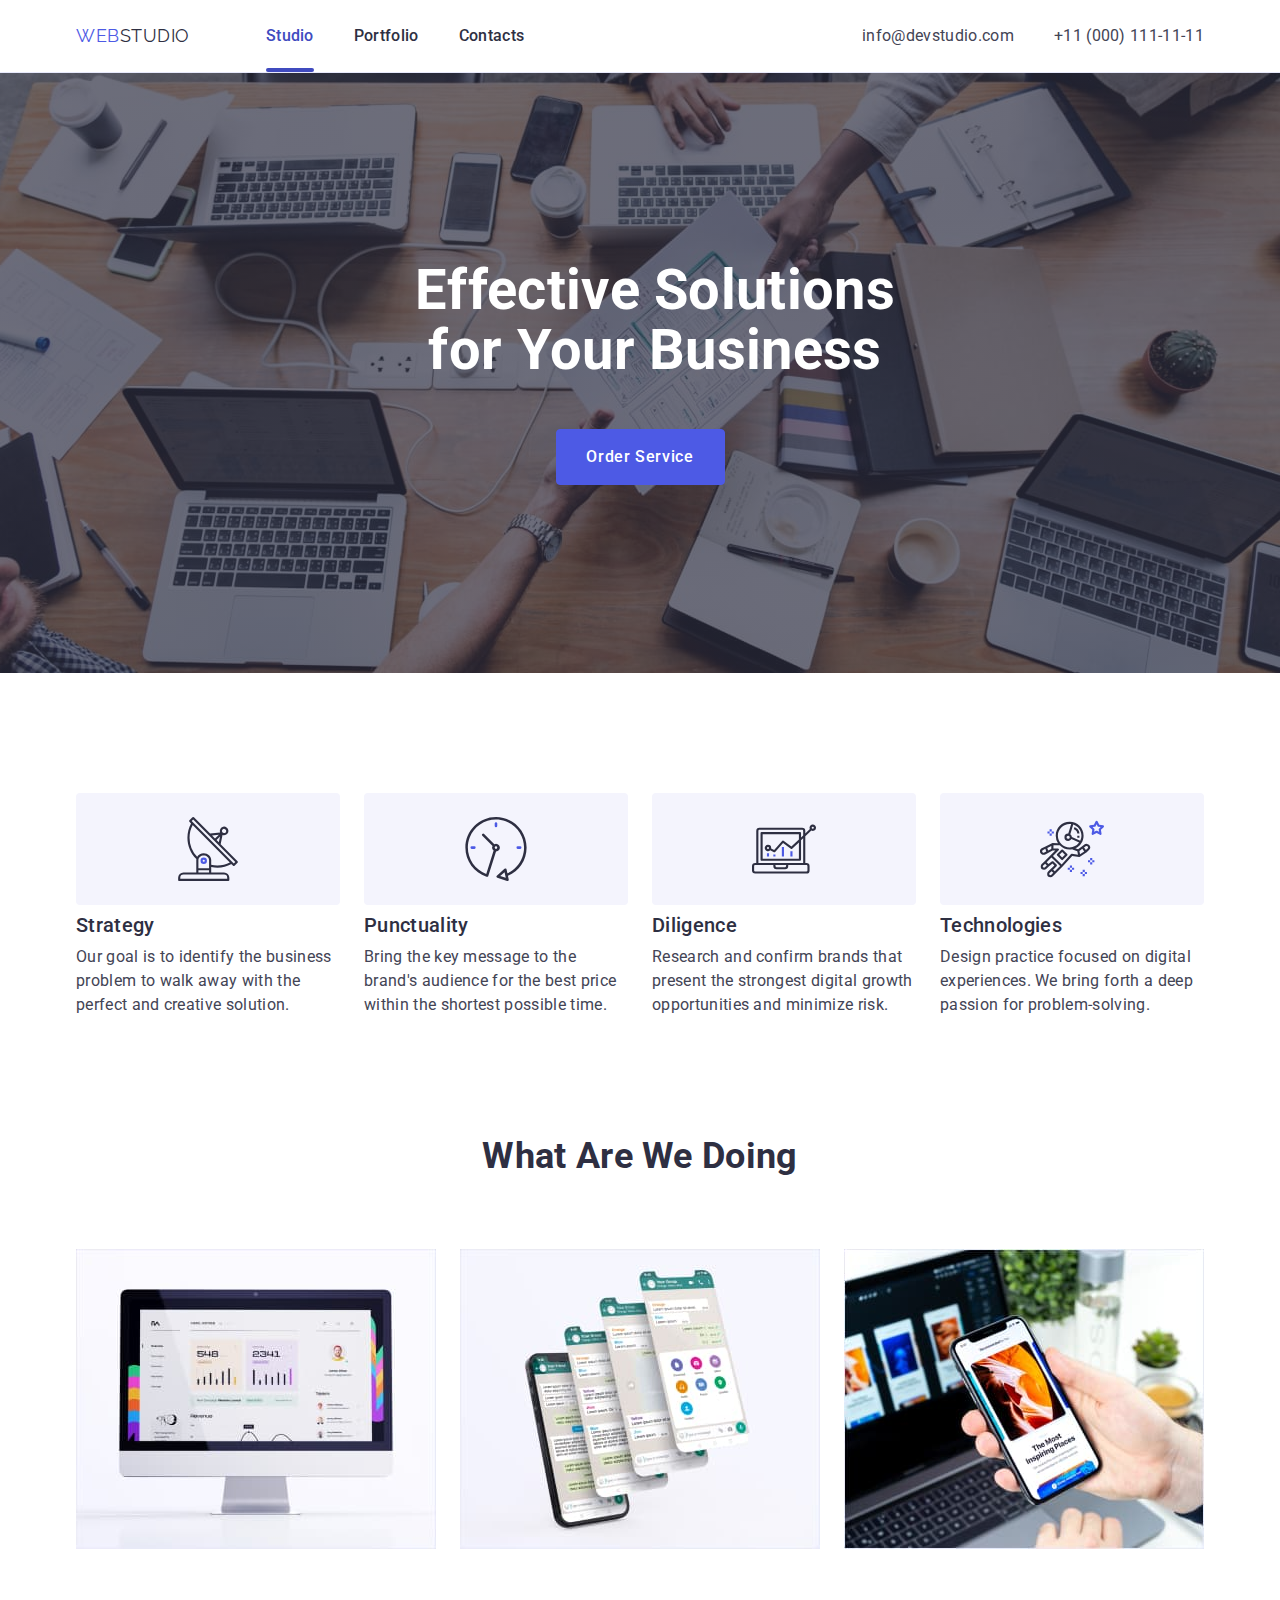
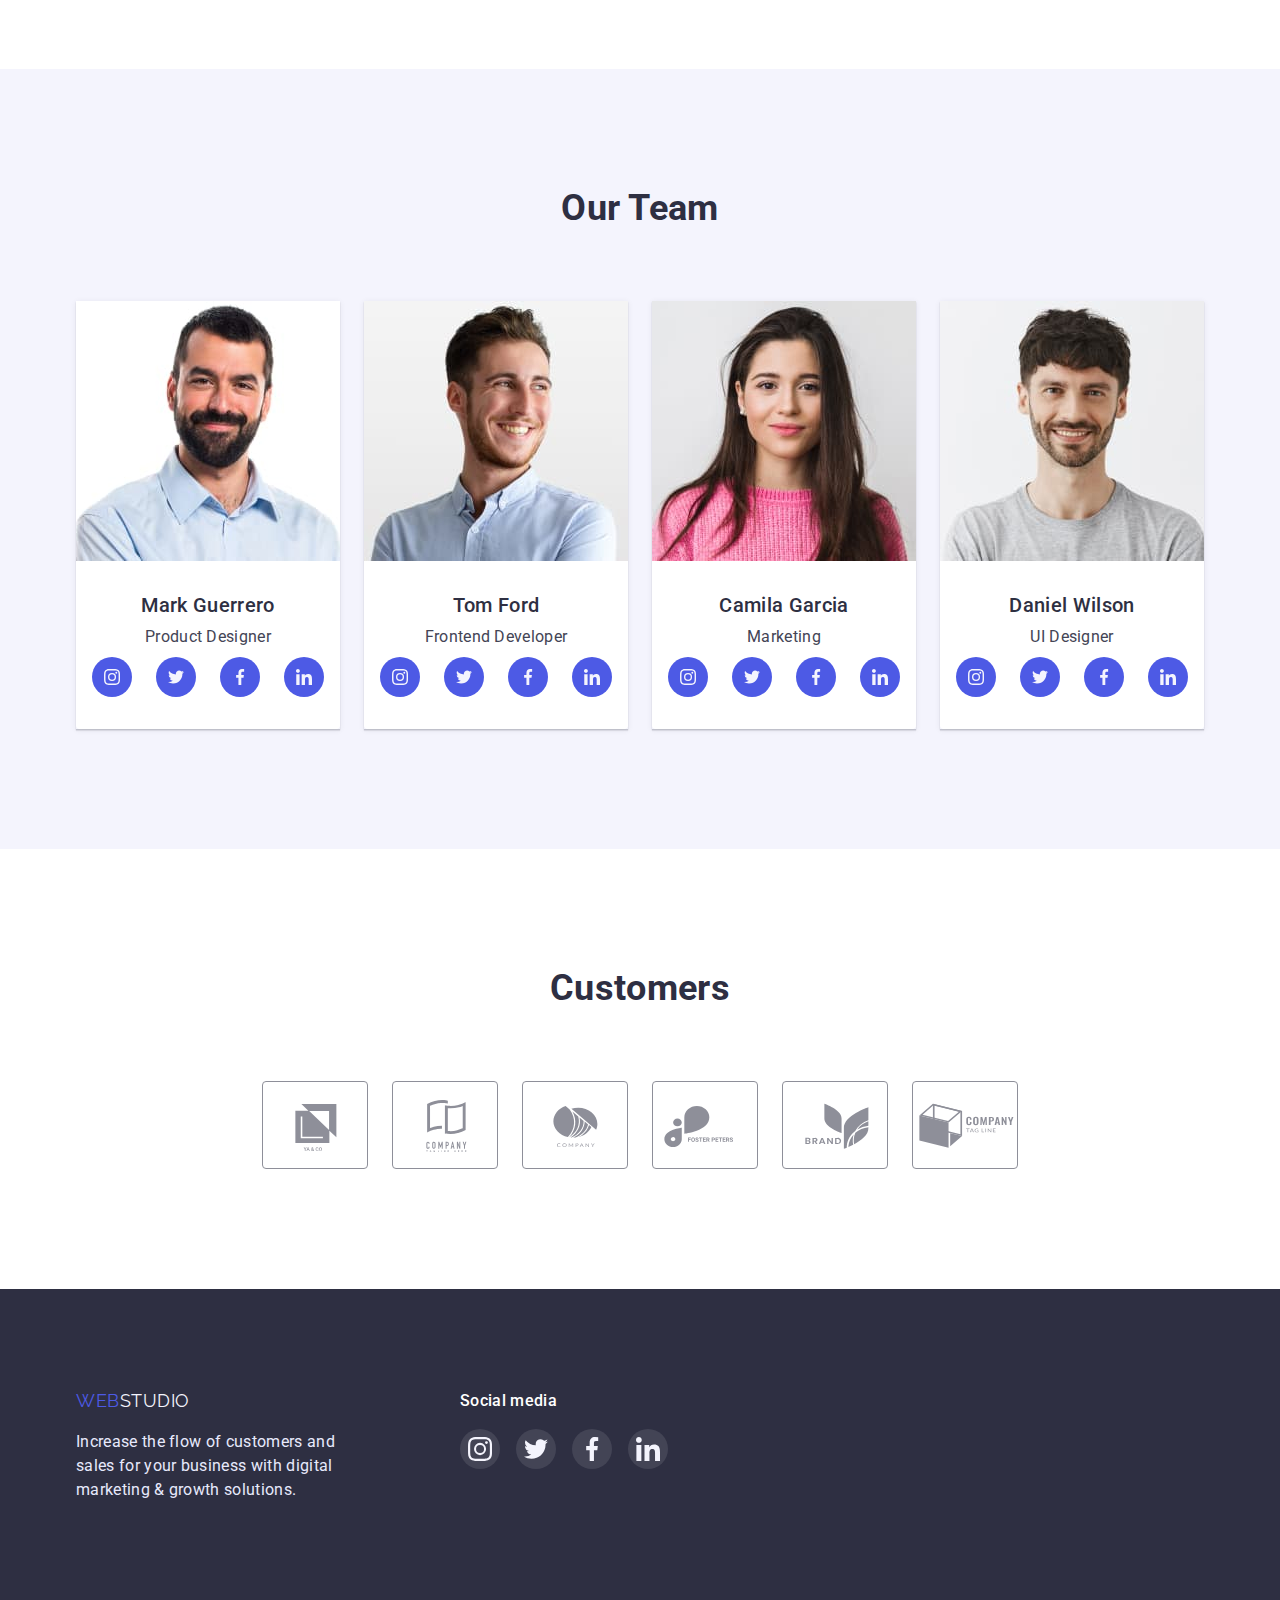
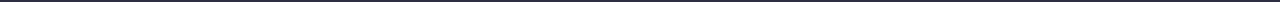
<file: index.html>
<!DOCTYPE html>
<html lang="en">

<head>
    <meta charset="UTF-8" />
    <meta http-equiv="X-UA-Compatible" content="IE=edge" />
    <meta name="viewport" content="width=device-width, initial-scale=1.0" />
    <title>WebStudio</title>
    <link rel="preconnect" href="https://fonts.googleapis.com" />
    <link rel="preconnect" href="https://fonts.gstatic.com" crossorigin />
    <link href="https://fonts.googleapis.com/css2?family=Raleway:wght@800&family=Roboto:wght@400;500;700&display=swap"
        rel="stylesheet" />
    <link rel="stylesheet"
        href="https://cdnjs.cloudflare.com/ajax/libs/modern-normalize/1.1.0/modern-normalize.min.css">
    <link rel="stylesheet" href="./css/styles.css" />
</head>

<body>

    <!-- Header -->
    <header class="page-header">
        <div class="container header-container">
            <nav class="header-navigation">
                <a href="./index.html" class="header-logo link logo">
                    <span>Web</span>Studio
                </a>
                <ul class="site-navigation list">
                    <li class="header-item">
                        <a class="header-link link current" href="./index.html">Studio</a>
                    </li>
                    <li class="header-item">
                        <a class="header-link link " href="./portfolio.html">
                            Portfolio
                        </a>
                    </li>
                    <li class="header-item">
                        <a class="header-link link" href="">Contacts</a>
                    </li>
                </ul>
            </nav>
            <div class="contacts-address">
                <address class="contacts">
                    <ul class="contacts-navigation list">
                        <li>
                            <a class="mail-link link" href="mailto:info@devstudio.com">
                                info@devstudio.com
                            </a>
                        </li>
                        <li>
                            <a class="tel-link link" href="tel:+110001111111">
                                +11 (000) 111-11-11
                            </a>
                        </li>
                    </ul>
                </address>
            </div>
        </div>
    </header>

    <!-- Main -->
    <main>
        <section class="hero">
            <div class="hero-background">
                <div class="container">
                    <h1 class="hero-title">Effective Solutions for Your Business</h1>
                    <button data-modal-open class="hero-button button" type="button">Order Service</button>
                </div>
            </div>
        </section>
        <section class="section">
            <div class="container">
                <h2 class="section-title visually-hidden">Feature</h2>
                <ul class="feature-list list">
                    <li class="feature-item">
                        <div class="thumb-icon">
                            <svg class="feature-icon" width="64" height="64">
                                <use href="./images/icons.svg#icon-antenna"></use>
                            </svg>
                        </div>
                        <h3 class="title">Strategy</h3>
                        <p class="text">
                            Our goal is to identify the business problem to walk away with the
                            perfect and creative solution.
                        </p>
                    </li>
                    <li class="feature-item">
                        <div class="thumb-icon">
                            <svg class="feature-icon" width="64" height="64">
                                <use href="./images/icons.svg#icon-clock"></use>
                            </svg>
                        </div>
                        <h3 class="title">Punctuality</h3>
                        <p class="text">
                            Bring the key message to the brand's audience for the best price
                            within the shortest possible time.
                        </p>
                    </li>
                    <li class="feature-item icon-diagram">
                        <div class="thumb-icon">
                            <svg class="feature-icon" width="64" height="64">
                                <use href="./images/icons.svg#icon-diagram"></use>
                            </svg>
                        </div>
                        <h3 class="title">Diligence</h3>
                        <p class="text">
                            Research and confirm brands that present the strongest digital
                            growth opportunities and minimize risk.
                        </p>
                    </li>
                    <li class="feature-item icon-astronaut">
                        <div class="thumb-icon">
                            <svg class="feature-icon" width="64" height="64">
                                <use href="./images/icons.svg#icon-astronaut"></use>
                            </svg>
                        </div>
                        <h3 class="title">Technologies</h3>
                        <p class="text">
                            Design practice focused on digital experiences. We bring forth a
                            deep passion for problem-solving.
                        </p>
                    </li>
                </ul>
            </div>
        </section>

        <section class="section no-padding">
            <div class="container">
                <h2 class="section-title">What are we doing</h2>
                <ul class="work-list list">
                    <li class="work-item">
                        <img class="pic" src="./images/computer.jpg" alt="computer" width="360" height="300" />
                    </li>
                    <li class="work-item">
                        <img class="pic" src="./images/phone.jpg" alt="phone" width="360" height="300" />
                    </li>
                    <li class="work-item">
                        <img class="pic" src="./images/laptop.jpg" alt="laptop" width="360" height="300" />
                    </li>
                </ul>
            </div>
        </section>

        <section class="section section-team">
            <div class="container">
                <h2 class="section-title">Our Team</h2>
                <ul class="team-list list">
                    <li class="team-item">
                        <img class="pic" src="./images/product-designer.jpg" alt="photo-product-designer" width="264"
                            height="260" />
                        <div class="content">
                            <h3 class="title">Mark Guerrero</h3>
                            <p class="text">Product Designer</p>
                            <ul class="team-soc-list list">
                                <li class="team-soc-item"><a href="" class="team-soc-link link">
                                        <svg class="team-soc-icon" width="16" height="16">
                                            <use href="./images/icons.svg#icon-instagram">
                                            </use>
                                        </svg>
                                    </a></li>
                                <li class="team-soc-item"><a href="" class="team-soc-link link">
                                        <svg class="team-soc-icon" width="16" height="16">
                                            <use href="./images/icons.svg#icon-twitter">
                                            </use>
                                        </svg>
                                    </a></li>
                                <li class="team-soc-item"><a href="" class="team-soc-link link">
                                        <svg class="team-soc-icon" width="16" height="16">
                                            <use href="./images/icons.svg#icon-facebook">
                                            </use>
                                        </svg>
                                    </a></li>
                                <li class="team-soc-item"><a href="" class="team-soc-link link">
                                        <svg class="team-soc-icon" width="16" height="16">
                                            <use href="./images/icons.svg#icon-linkedin">
                                            </use>
                                        </svg>
                                    </a></li>
                            </ul>
                        </div>
                    </li>
                    <li class="team-item">
                        <img class="pic" src="./images/frontend-developer.jpg" alt="photo-frontend-developer"
                            width="264" height="260" />
                        <div class="content">
                            <h3 class="title">Tom Ford</h3>
                            <p class="text">Frontend Developer</p>
                            <ul class="team-soc-list list">
                                <li class="team-soc-item"><a href="" class="team-soc-link link">
                                        <svg class="team-soc-icon" width="16" height="16">
                                            <use href="./images/icons.svg#icon-instagram">
                                            </use>
                                        </svg>
                                    </a></li>
                                <li class="team-soc-item"><a href="" class="team-soc-link link">
                                        <svg class="team-soc-icon" width="16" height="16">
                                            <use href="./images/icons.svg#icon-twitter">
                                            </use>
                                        </svg>
                                    </a></li>
                                <li class="team-soc-item"><a href="" class="team-soc-link link">
                                        <svg class="team-soc-icon" width="16" height="16">
                                            <use href="./images/icons.svg#icon-facebook">
                                            </use>
                                        </svg>
                                    </a></li>
                                <li class="team-soc-item"><a href="" class="team-soc-link link">
                                        <svg class="team-soc-icon" width="16" height="16">
                                            <use href="./images/icons.svg#icon-linkedin">
                                            </use>
                                        </svg>
                                    </a></li>
                            </ul>
                        </div>
                    </li>
                    <li class="team-item">
                        <img class="pic" src="./images/marketing.jpg" alt="photo-marketing" width="264" height="260" />
                        <div class="content">
                            <h3 class="title">Camila Garcia</h3>
                            <p class="text">Marketing</p>
                            <ul class="team-soc-list list">
                                <li class="team-soc-item"><a href="" class="team-soc-link link">
                                        <svg class="team-soc-icon" width="16" height="16">
                                            <use href="./images/icons.svg#icon-instagram">
                                            </use>
                                        </svg>
                                    </a></li>
                                <li class="team-soc-item"><a href="" class="team-soc-link link">
                                        <svg class="team-soc-icon" width="16" height="16">
                                            <use href="./images/icons.svg#icon-twitter">
                                            </use>
                                        </svg>
                                    </a></li>
                                <li class="team-soc-item"><a href="" class="team-soc-link link">
                                        <svg class="team-soc-icon" width="16" height="16">
                                            <use href="./images/icons.svg#icon-facebook">
                                            </use>
                                        </svg>
                                    </a></li>
                                <li class="team-soc-item"><a href="" class="team-soc-link link">
                                        <svg class="team-soc-icon" width="16" height="16">
                                            <use href="./images/icons.svg#icon-linkedin">
                                            </use>
                                        </svg>
                                    </a></li>
                            </ul>
                        </div>
                    </li>
                    <li class="team-item">
                        <img class="pic" src="./images/ui-designer.jpg" alt="photo-ui-designer" width="264"
                            height="260" />
                        <div class="content">
                            <h3 class="title">Daniel Wilson</h3>
                            <p class="text">UI Designer</p>
                            <ul class="team-soc-list list">
                                <li class="team-soc-item"><a href="" class="team-soc-link link">
                                        <svg class="team-soc-icon" width="16" height="16">
                                            <use href="./images/icons.svg#icon-instagram">
                                            </use>
                                        </svg>
                                    </a></li>
                                <li class="team-soc-item"><a href="" class="team-soc-link link">
                                        <svg class="team-soc-icon" width="16" height="16">
                                            <use href="./images/icons.svg#icon-twitter">
                                            </use>
                                        </svg>
                                    </a></li>
                                <li class="team-soc-item"><a href="" class="team-soc-link link">
                                        <svg class="team-soc-icon" width="16" height="16">
                                            <use href="./images/icons.svg#icon-facebook">
                                            </use>
                                        </svg>
                                    </a></li>
                                <li class="team-soc-item"><a href="" class="team-soc-link link">
                                        <svg class="team-soc-icon" width="16" height="16">
                                            <use href="./images/icons.svg#icon-linkedin">
                                            </use>
                                        </svg>
                                    </a></li>
                            </ul>
                        </div>

                    </li>
                </ul>
            </div>
        </section>
        <section class="section">
            <div class="container">
                <h2 class="section-title">Customers</h2>
                <ul class="customers-list list">
                    <li class="customers-item">
                        <a href="" class="customers-link link">
                            <svg class="customers-icon" width="104" height="56">
                                <use href="./images/icons.svg#icon-logo-ya-co"></use>
                            </svg>
                        </a>
                    </li>
                    <li class=" customers-item">
                        <a href="" class="customers-link link">
                            <svg class="customers-icon" width="104" height="56">
                                <use href="./images/icons.svg#icon-logo-company-1"></use>
                            </svg>
                        </a>
                    </li>
                    <li class="customers-item">
                        <a href="" class="customers-link link">
                            <svg class="customers-icon" width="104" height="56">
                                <use href="./images/icons.svg#icon-logo-company-2"></use>
                            </svg>
                        </a>
                    </li>
                    <li class="customers-item">
                        <a href="" class="customers-link link">
                            <svg class="customers-icon" width="104" height="56">
                                <use href="./images/icons.svg#icon-logo-foster-peters"></use>
                            </svg>
                        </a>
                    </li>
                    <li class="customers-item">
                        <a href="" class="customers-link link">
                            <svg class="customers-icon" width="104" height="56">
                                <use href="./images/icons.svg#icon-logo-brand"></use>
                            </svg>
                        </a>
                    </li>
                    <li class="customers-item">
                        <a href="" class="customers-link link">
                            <svg class="customers-icon" width="104" height="56">
                                <use href="./images/icons.svg#icon-logo-tag-line"></use>
                            </svg>
                        </a>
                    </li>
                </ul>
            </div>
        </section>
    </main>

    <!-- Footer -->
    <footer class="footer">
        <div class="container">
            <ul class="footer-list list">
                <li class="footer-item">
                    <a href="./index.html" class="footer-logo link logo">
                        <span>Web</span>Studio
                    </a>
                    <p class="footer-text">
                        Increase the flow of customers and sales for your business with digital
                        marketing & growth solutions.
                    </p>
                </li>

                <li class="footer-item">
                    <h3 class="footer-title">Social media</h3>
                    <ul class="footer-soc-list list">
                        <li class="footer-soc-item"><a href="" class="footer-soc-link link">
                                <svg class="footer-soc-icon" width="24" height="24">
                                    <use href="./images/icons.svg#icon-instagram">
                                    </use>
                                </svg>
                            </a></li>
                        <li class="footer-soc-item"><a href="" class="footer-soc-link link">
                                <svg class="footer-soc-icon" width="24" height="24">
                                    <use href="./images/icons.svg#icon-twitter">
                                    </use>
                                </svg>
                            </a></li>
                        <li class="footer-soc-item"><a href="" class="footer-soc-link link">
                                <svg class="footer-soc-icon" width="24" height="24">
                                    <use href="./images/icons.svg#icon-facebook">
                                    </use>
                                </svg>
                            </a></li>
                        <li class="footer-soc-item"><a href="" class="footer-soc-link link">
                                <svg class="footer-soc-icon" width="24" height="24">
                                    <use href="./images/icons.svg#icon-linkedin">
                                    </use>
                                </svg>
                            </a></li>
                    </ul>


                </li>
            </ul>

        </div>
    </footer>
    <div data-modal class="backdrop is-hidden">
        <div class="modal">
            <button data-modal-close class="modal-button" type="button">
                <svg width="24" height="24">
                    <use href="./images/icons.svg#icon-close">
                    </use>
                </svg>
            </button>

        </div>

    </div>
    <script src="./js/modal.js"></script>
</body>

</html>
</file>
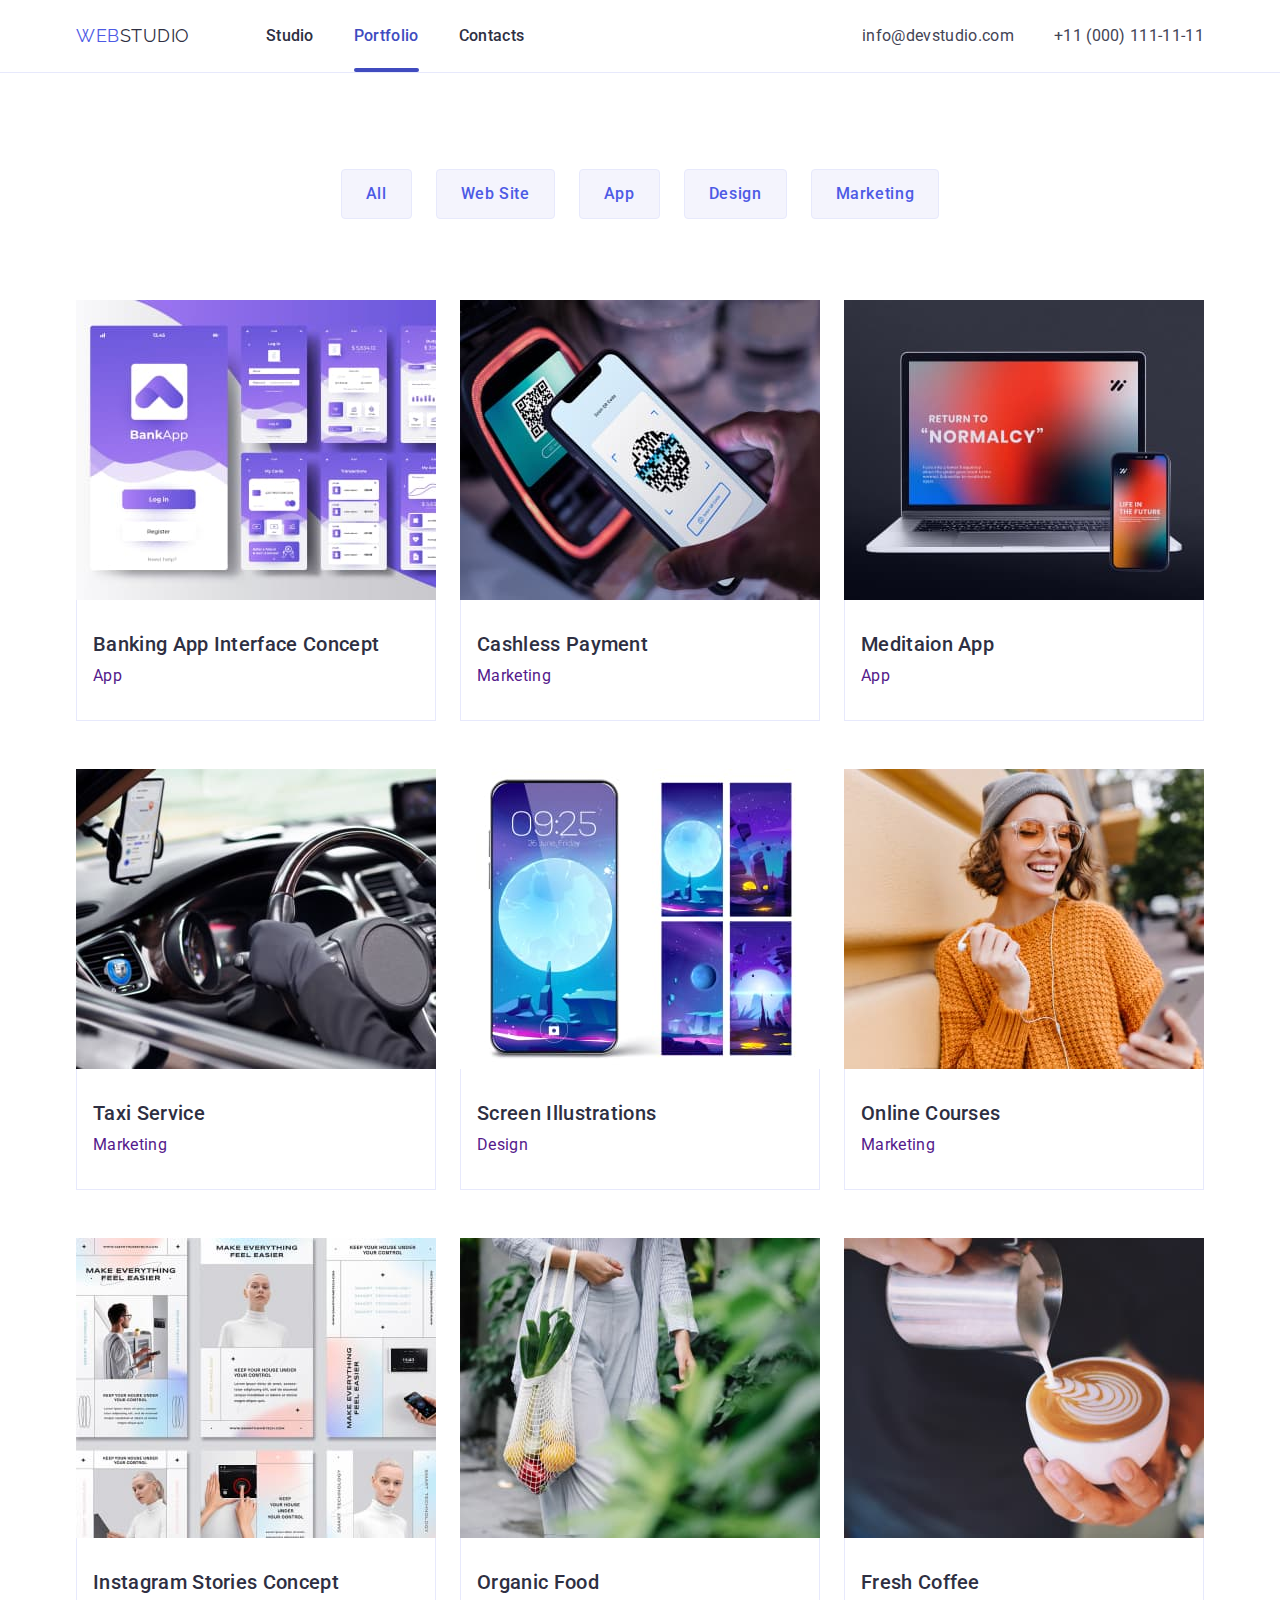
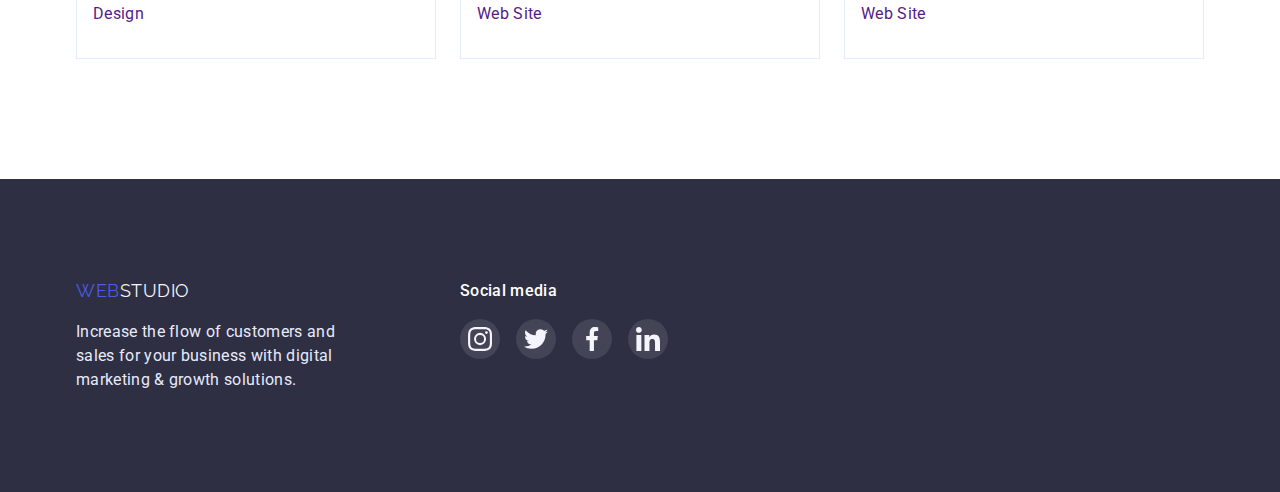
<file: portfolio.html>
<!DOCTYPE html>
<html lang="en">

<head>
    <meta charset="UTF-8" />
    <meta http-equiv="X-UA-Compatible" content="IE=edge" />
    <meta name="viewport" content="width=device-width, initial-scale=1.0" />
    <title>WebStudio</title>
    <link rel="preconnect" href="https://fonts.googleapis.com" />
    <link rel="preconnect" href="https://fonts.gstatic.com" crossorigin />
    <link href="https://fonts.googleapis.com/css2?family=Raleway:wght@800&family=Roboto:wght@400;500;700&display=swap"
        rel="stylesheet" />
    <link rel="stylesheet"
        href="https://cdnjs.cloudflare.com/ajax/libs/modern-normalize/1.1.0/modern-normalize.min.css">
    <link rel="stylesheet" href="./css/styles.css" />
</head>

<body>

    <!-- Header -->
    <header class="page-header">
        <div class="container header-container">
            <nav class="header-navigation">
                <a href="./index.html" class="header-logo link logo">
                    <span>Web</span>Studio
                </a>
                <ul class="site-navigation list">
                    <li class="header-item">
                        <a class="header-link link" href="./index.html">Studio</a>
                    </li>
                    <li class="header-item">
                        <a class="header-link link current" href="./portfolio.html">
                            Portfolio
                        </a>
                    </li>
                    <li class="header-item">
                        <a class="header-link link" href="">Contacts</a>
                    </li>
                </ul>
            </nav>
            <div class="contacts-address">
                <address class="contacts">
                    <ul class="contacts-navigation list">
                        <li>
                            <a class="mail-link link" href="mailto:info@devstudio.com">
                                info@devstudio.com
                            </a>
                        </li>
                        <li>
                            <a class="tel-link link" href="tel:+110001111111">
                                +11 (000) 111-11-11
                            </a>
                        </li>
                    </ul>
                </address>
            </div>
        </div>
    </header>

    <!-- Main -->
    <main>
        <section class="section-portfolio">
            <div class="container">
                <h2 class="section-title visually-hidden">Project-cards</h2>
                <div class="filter-container">
                    <ul class="filter-list list">
                        <li class="filter-item">
                            <button class="button-filter button" type="button">All</button>
                        </li>
                        <li class="filter-item">
                            <button class="button-filter button" type="button">Web Site</button>
                        </li>
                        <li class="filter-item">
                            <button class="button-filter button" type="button">App</button>
                        </li>
                        <li class="filter-item">
                            <button class="button-filter button" type="button">Design</button>
                        </li>
                        <li class="filter-item">
                            <button class="button-filter button" type="button">
                                Marketing
                            </button>
                        </li>
                    </ul>
                </div>
                <div class="project-card-container">
                    <ul class="project-card-list list">
                        <li class="project-card-item">
                            <a href="" class="project-card-link link">
                                <div class="project-card-thumb">
                                    <p class="text">14 Stylish and User-Friendly App Design Concepts · Task Manager App
                                        ·
                                        Calorie Tracker
                                        App · Exotic Fruit Ecommerce App ·
                                        Cloud Storage App</p>
                                    <img class="pic" src="./images/banking-app.jpg" alt="Banking App" width="360"
                                        height="300" />
                                </div>
                                <div class="content">
                                    <h3 class="title">Banking App Interface Concept</h3>
                                    <p class="text">App</p>
                                </div>
                            </a>
                        </li>
                        <li class="project-card-item">
                            <a href="" class="project-card-link link">
                                <div class="project-card-thumb">
                                    <p class="text">14 Stylish and User-Friendly App Design Concepts · Task Manager App
                                        ·
                                        Calorie Tracker
                                        App · Exotic Fruit Ecommerce App ·
                                        Cloud Storage App</p>
                                    <img class="pic" src="./images/cashless-payment.jpg" alt="Cashless Payment"
                                        width="360" height="300" />
                                </div>
                                <div class="content">
                                    <h3 class="title">Cashless Payment</h3>
                                    <p class="text">Marketing</p>
                                </div>
                            </a>
                        </li>
                        <li class="project-card-item">
                            <a href="" class="project-card-link link">
                                <div class="project-card-thumb">
                                    <p class="text">14 Stylish and User-Friendly App Design Concepts · Task Manager App
                                        ·
                                        Calorie Tracker
                                        App · Exotic Fruit Ecommerce App ·
                                        Cloud Storage App</p>
                                    <img class="pic" src="./images/meditaion-app.jpg" alt="Meditaion App" width="360"
                                        height="300" />
                                </div>
                                <div class="content">
                                    <h3 class="title">Meditaion App</h3>
                                    <p class="text">App</p>
                                </div>
                            </a>
                        </li>
                        <li class="project-card-item">
                            <a href="" class="project-card-link link">
                                <div class="project-card-thumb">
                                    <p class="text">14 Stylish and User-Friendly App Design Concepts · Task Manager App
                                        ·
                                        Calorie Tracker
                                        App · Exotic Fruit Ecommerce App ·
                                        Cloud Storage App</p>
                                    <img class="pic" src="./images/taxi-service.jpg" alt="Taxi Service" width="360"
                                        height="300" />
                                </div>
                                <div class="content">
                                    <h3 class="title">Taxi Service</h3>
                                    <p class="text">Marketing</p>
                                </div>
                            </a>
                        </li>
                        <li class="project-card-item">
                            <a href="" class="project-card-link link">
                                <div class="project-card-thumb">
                                    <p class="text">14 Stylish and User-Friendly App Design Concepts · Task Manager App
                                        ·
                                        Calorie Tracker
                                        App · Exotic Fruit Ecommerce App ·
                                        Cloud Storage App</p>
                                    <img class="pic" src="./images/screen-illustrations.jpg" alt="Screen Illustrations"
                                        width="360" height="300" />
                                </div>
                                <div class="content">
                                    <h3 class="title">Screen Illustrations</h3>
                                    <p class="text">Design</p>
                                </div>
                            </a>
                        </li>
                        <li class="project-card-item">
                            <a href="" class="project-card-link link">
                                <div class="project-card-thumb">
                                    <p class="text">14 Stylish and User-Friendly App Design Concepts · Task Manager App
                                        ·
                                        Calorie Tracker
                                        App · Exotic Fruit Ecommerce App ·
                                        Cloud Storage App</p>
                                    <img class="pic" src="./images/online-courses.jpg" alt="Online Courses" width="360"
                                        height="300" />
                                </div>
                                <div class="content">
                                    <h3 class="title">Online Courses</h3>
                                    <p class="text">Marketing</p>
                                </div>
                            </a>
                        </li>
                        <li class="project-card-item">
                            <a href="" class="project-card-link link">
                                <div class="project-card-thumb">
                                    <p class="text">14 Stylish and User-Friendly App Design Concepts · Task Manager App
                                        ·
                                        Calorie Tracker
                                        App · Exotic Fruit Ecommerce App ·
                                        Cloud Storage App</p>
                                    <img class="pic" src="./images/instagram-stories.jpg" alt="Instagram Stories"
                                        width="360" height="300" />
                                </div>
                                <div class="content">
                                    <h3 class="title">Instagram Stories Concept</h3>
                                    <p class="text">Design</p>
                                </div>
                            </a>
                        </li>
                        <li class="project-card-item">
                            <a href="" class="project-card-link link">
                                <div class="project-card-thumb">
                                    <p class="text">14 Stylish and User-Friendly App Design Concepts · Task Manager App
                                        ·
                                        Calorie Tracker
                                        App · Exotic Fruit Ecommerce App ·
                                        Cloud Storage App</p>
                                    <img class="pic" src="./images/organic-food.jpg" alt="Organic Food" width="360"
                                        height="300" />
                                </div>
                                <div class="content">
                                    <h3 class="title">Organic Food</h3>
                                    <p class="text">Web Site</p>
                                </div>
                            </a>
                        </li>
                        <li class="project-card-item">
                            <a href="" class="project-card-link link">
                                <div class="project-card-thumb">
                                    <p class="text">14 Stylish and User-Friendly App Design Concepts · Task Manager App
                                        ·
                                        Calorie Tracker
                                        App · Exotic Fruit Ecommerce App ·
                                        Cloud Storage App</p>
                                    <img class="pic" src="./images/fresh-coffee.jpg" alt="Fresh Coffee" width="360"
                                        height="300" />
                                </div>
                                <div class="content">
                                    <h3 class="title">Fresh Coffee</h3>
                                    <p class="text">Web Site</p>
                                </div>
                            </a>
                        </li>
                    </ul>
                </div>
            </div>
        </section>
    </main>

    <!-- Footer -->
    <footer class="footer">
        <div class="container">
            <ul class="footer-list list">
                <li class="footer-item">
                    <a href="./index.html" class="footer-logo link logo">
                        <span>Web</span>Studio
                    </a>
                    <p class="footer-text">
                        Increase the flow of customers and sales for your business with digital
                        marketing & growth solutions.
                    </p>
                </li>

                <li class="footer-item">
                    <h3 class="footer-title">Social media</h3>
                    <ul class="footer-soc-list list">
                        <li class="footer-soc-item"><a href="" class="footer-soc-link link">
                                <svg class="footer-soc-icon" width="24" height="24">
                                    <use href="./images/icons.svg#icon-instagram">
                                    </use>
                                </svg>
                            </a></li>
                        <li class="footer-soc-item"><a href="" class="footer-soc-link link">
                                <svg class="footer-soc-icon" width="24" height="24">
                                    <use href="./images/icons.svg#icon-twitter">
                                    </use>
                                </svg>
                            </a></li>
                        <li class="footer-soc-item"><a href="" class="footer-soc-link link">
                                <svg class="footer-soc-icon" width="24" height="24">
                                    <use href="./images/icons.svg#icon-facebook">
                                    </use>
                                </svg>
                            </a></li>
                        <li class="footer-soc-item"><a href="" class="footer-soc-link link">
                                <svg class="footer-soc-icon" width="24" height="24">
                                    <use href="./images/icons.svg#icon-linkedin">
                                    </use>
                                </svg>
                            </a></li>
                    </ul>


                </li>
            </ul>

        </div>
    </footer>
</body>

</html>
</file>
<file: css/styles.css>
:root {
  --primary-text-color: #434455;
  --dark-background-color: #2e2f42;
  --primary-active-color: #4d5ae5;
  --important-color: #ffffff;
  --pressed-state-color: #404bbf;
  --accent-color: #e7e9fc;
  --light-background-color: #f4f4fd;
  --lin-gradient: linear-gradient(rgba(46, 47, 66, 0.7), rgba(46, 47, 66, 0.7));
  --border-color: #8e8f99;
  --success-messages-color: #31d0aa;
  --timing-function: cubic-bezier(0.4, 0, 0.2, 1);
}

h1,
h2,
h3,
h4,
h5,
h6,
p {
  margin-top: 0;
  margin-bottom: 0;
}

.list {
  list-style: none;
  margin: 0px;
  padding: 0px;
}

.link {
  text-decoration: none;
}

img {
  display: block;
}

.title {
  margin-bottom: 8px;
}

body {
  font-family: 'Roboto', sans-serif;
  letter-spacing: 0.02em;
  font-size: 16px;
  line-height: 1.5;

  color: var(--primary-text-color);
  background-color: var(--important-color);
}

.container {
  width: 1158px;
  margin: 0 auto;
  padding: 0px 15px;
}

.button {
  display: inline-block;
  border: 1px solid transparent;
  border-radius: 4px;

  font-family: inherit;
  font-weight: 500;
  font-size: 16px;
  line-height: 1.5;
  letter-spacing: 0.04em;
  cursor: pointer;
  text-align: center;
}

.logo {
  font-family: 'Raleway';
  font-size: 18px;
  line-height: 1.33;
  letter-spacing: 0.03em;
  text-transform: uppercase;
}

.visually-hidden {
  position: absolute;

  width: 1px;
  height: 1px;
  margin: -1px;
  border: 0;
  padding: 0;

  white-space: nowrap;
  clip-path: inset(100%);
  clip: rect(0 0 0 0);
  overflow: hidden;
}

/* =============Header logo=============== */
.page-header {
  border-bottom: 1px solid var(--accent-color);
}

.header-logo {
  display: block;
  margin-right: 76px;
  padding-top: 24px;
  padding-bottom: 24px;

  color: var(--dark-background-color);

  transition: color 250ms var(--timing-function);
}

.header-logo span {
  color: var(--primary-active-color);
}

.header-logo:hover,
.header-logo:focus {
  color: var(--primary-active-color);
}

/* =============Site navigation=============== */
.header-link {
  position: relative;

  display: block;
  padding-top: 24px;
  padding-bottom: 24px;

  font-weight: 500;
  font-size: 16px;
  line-height: 1.5;

  color: var(--dark-background-color);

  transition: color 250ms var(--timing-function);
}

.site-navigation .header-link:hover,
.site-navigation .header-link:focus {
  color: var(--primary-active-color);
}

.site-navigation .header-link.link.current {
  color: var(--pressed-state-color);
}
.current::after {
  content: '';

  width: 100%;
  height: 4px;

  position: absolute;
  left: 0;
  bottom: 0;

  display: block;

  background-color: var(--pressed-state-color);
  border-radius: 2px;
}

.site-navigation {
  display: flex;
  gap: 40px;
}

.header-navigation {
  display: flex;
}

.header-container {
  display: flex;
  align-items: center;
}

/* =============Contacts=============== */
.mail-link,
.tel-link {
  font-style: normal;
  font-weight: 400;
  font-size: 16px;
  line-height: 1.5;
  padding-top: 24px;
  padding-bottom: 24px;

  color: var(--primary-text-color);

  transition: color 250ms var(--timing-function);
}

.contacts .mail-link:hover,
.contacts .mail-link:focus,
.contacts .tel-link:hover,
.contacts .tel-link:focus {
  color: var(--primary-active-color);
}

.contacts-navigation {
  display: flex;
  gap: 40px;
}

.contacts-address {
  margin-left: auto;
}

/* =============Hero=============== */
.hero {
  max-width: 1440px;
  height: 600px;

  background-color: var(--dark-background-color);

  padding-top: 188px;
  padding-bottom: 188px;
  margin-right: auto;
  margin-left: auto;

  background-image: var(--lin-gradient), url(../images/people-office.jpg);
  background-size: cover;
  background-repeat: no-repeat;
  background-position: center;
}

.hero .container {
  max-width: 494px;
  text-align: center;
}

.hero-title {
  width: 494px;
  margin-bottom: 48px;

  color: var(--important-color);
  font-weight: 700;
  font-size: 56px;
  line-height: 1.07;
  text-align: center;
}

.hero-button {
  min-width: 169px;
  height: 56px;

  color: var(--important-color);
  background-color: var(--primary-active-color);
  border-color: var(--primary-active-color);

  transition: background-color 250ms var(--timing-function),
    border-color 250ms var(--timing-function);
}

.hero-button:is(:hover, :focus) {
  background-color: var(--pressed-state-color);
  border-color: var(--pressed-state-color);
}

/* =============Sections=============== */
.section {
  padding-top: 120px;
  padding-bottom: 120px;
}

.section.no-padding {
  padding-top: 0px;
  padding-bottom: 120px;
}

.section-title {
  margin-bottom: 72px;

  color: var(--dark-background-color);
  font-size: 36px;
  line-height: 1.11;
  text-align: center;
  text-transform: capitalize;
}

.feature-list .title {
  color: var(--dark-background-color);
  font-weight: 500;
  font-size: 20px;
  line-height: 1.2;
}

.feature-list {
  display: flex;
  flex-wrap: wrap;
}

.feature-item {
  width: calc((100% - 72px) / 4);
  margin-right: 24px;
  margin-bottom: 24px;
}

.feature-item:nth-child(4n) {
  margin-right: 0px;
}

.feature-item:nth-last-child(-n + 4) {
  margin-bottom: 0px;
}

.feature-item .thumb-icon {
  width: 100%;
  height: 112px;
  border-radius: 4px;
  margin: 0px auto 8px auto;
  display: flex;
  justify-content: center;
  align-items: center;
  text-align: center;
  background-color: var(--light-background-color);
}

.feature-item .thumb-icon > use {
  display: block;
}

.work-list {
  display: flex;
  gap: 24px;
}

.work-item {
  width: 360px;
}

section.section-team {
  background-color: var(--light-background-color);
}

.team-list {
  display: flex;
  flex-wrap: wrap;
}

.team-item {
  width: calc((100% - 72px) / 4);
  margin-right: 24px;
  margin-bottom: 24px;
  box-shadow: 0px 1px 6px rgba(46, 47, 66, 0.08),
    0px 1px 1px rgba(46, 47, 66, 0.16), 0px 2px 1px rgba(46, 47, 66, 0.08);
}

.team-item:nth-child(4n) {
  margin-right: 0px;
}

.team-item:nth-last-child(-n + 4) {
  margin-bottom: 0px;
}

.team-item .content {
  display: block;
  max-width: 264px;
  padding-top: 32px;
  padding-bottom: 32px;
  border-radius: 0px 0px 4px 4px;
  background-color: var(--important-color);
  text-align: center;
}

.team-list .title {
  color: var(--dark-background-color);
  font-weight: 500;
  font-size: 20px;
  line-height: 1.2;
}

.team-soc-list {
  display: flex;
  justify-content: center;
  gap: 24px;
}

.team-soc-item {
  width: 40px;
  height: 40px;
  margin-top: 8px;
}

.team-soc-link {
  width: 100%;
  height: 100%;
  border-radius: 50%;

  display: flex;
  justify-content: center;
  align-items: center;

  background-color: var(--primary-active-color);

  transition: background-color 250ms var(--timing-function);
}

.team-soc-link:is(:hover, :focus) {
  background-color: var(--pressed-state-color);
}

.customers-list {
  display: flex;
  gap: 24px;
  justify-content: center;
}

.customers-item {
  width: calc((100%-120px) / 6);
  height: 88px;
}

.customers-link {
  width: 100%;
  height: 100%;
  border: 1px solid var(--border-color);
  border-radius: 4px;
  display: flex;
  justify-content: center;
  align-items: center;

  transition: border-color 250ms var(--timing-function);
}

.customers-link:is(:hover, :focus) {
  border-color: var(--pressed-state-color);
}

.customers-icon {
  fill: var(--border-color);

  transition: fill 250ms var(--timing-function);
}

.customers-link:is(:hover, :focus) .customers-icon {
  fill: var(--pressed-state-color);
}

/* =============Footer=============== */
.footer {
  padding-top: 100px;
  padding-bottom: 100px;

  background: var(--dark-background-color);
}

.footer .footer-logo {
  color: var(--light-background-color);
  font-family: 'Raleway';

  transition: color 250ms var(--timing-function);
}

.footer-logo span {
  color: var(--primary-active-color);
}

.footer-logo:hover,
.footer-logo:focus {
  color: var(--primary-active-color);
}

.footer .footer-text {
  width: 264px;
  margin-top: 16px;

  color: var(--accent-color);
}

.footer-list {
  display: flex;
  gap: 120px;
}

.footer-title {
  font-weight: 500;
  font-size: 16px;
  line-height: 1.5;

  color: var(--important-color);
  margin-bottom: 16px;
}

.footer-soc-list {
  display: flex;
  justify-content: center;
  gap: 16px;
}

.footer-soc-item {
  width: 40px;
  height: 40px;
}

.footer-soc-link {
  width: 100%;
  height: 100%;
  border-radius: 50%;
  display: flex;
  justify-content: center;
  align-items: center;
  background-color: var(--primary-text-color);

  transition: background-color 250ms var(--timing-function);
}

.footer-soc-link:is(:hover, :focus) {
  background-color: var(--success-messages-color);
}

/* =============Portfolio=============== */
.section-portfolio {
  padding-top: 96px;
  padding-bottom: 120px;
}

.button-filter {
  padding: 12px 24px;

  color: var(--primary-active-color);
  background-color: var(--light-background-color);
  border-color: var(--accent-color);

  transition: color 250ms var(--timing-function),
    background-color 250ms var(--timing-function),
    box-shadom 250ms var(--timing-function);
}

.button-filter:is(:hover, :focus) {
  color: var(--important-color);
  background-color: var(--pressed-state-color);
  box-shadow: 0px 3px 1px rgba(0, 0, 0, 0.1), 0px 2px 1px rgba(0, 0, 0, 0.08),
    0px 2px 2px rgba(0, 0, 0, 0.12);
}

.project-card-list .title {
  color: var(--dark-background-color);
  font-weight: 500;
  font-size: 20px;
  line-height: 1.2;
}

.filter-list {
  display: flex;
  gap: 24px;
  justify-content: center;
}

.filter-container {
  margin-bottom: 81px;
}

.project-card-list {
  display: flex;
  flex-wrap: wrap;
  gap: 48px 24px;
}

.project-card-link {
  display: block;
  transition: box-shadow 250ms var(--timing-function);
}

.project-card-thumb {
  position: relative;
  top: 0px;
  left: 0px;
  overflow: hidden;
}

.project-card-thumb::before {
  content: '';

  position: absolute;

  width: 100%;
  height: 100%;

  background-color: var(--primary-active-color);

  transform: translateY(100%);
  transition: transform 250ms var(--timing-function);
}

.project-card-item:hover .project-card-thumb::before {
  transform: translateY(0%);
}

.project-card-thumb .text {
  position: absolute;
  display: inline-block;
  width: 296px;
  top: 40px;
  left: 50%;
  transform: translate(-50%);
  opacity: 0;

  color: var(--light-background-color);

  transition: opacity 250ms var(--timing-function);
}

.project-card-item:hover .text {
  opacity: 1;
}

.project-card-item {
  width: calc((100% - 48px) / 3);
}

.project-card-item:nth-child(3n) {
  margin-right: 0px;
}

.project-card-item:nth-last-child(-n + 3) {
  margin-bottom: 0px;
}

.project-card-item .content {
  display: block;
  border-right: 1px solid var(--accent-color);
  border-bottom: 1px solid var(--accent-color);
  border-left: 1px solid var(--accent-color);
  background-color: var(--important-color);
  padding: 32px 16px;
  text-align: left;
}

.project-card-link:is(:hover, :focuc) {
  box-shadow: 0px 1px 6px rgba(46, 47, 66, 0.08),
    0px 1px 1px rgba(46, 47, 66, 0.16), 0px 2px 1px rgba(46, 47, 66, 0.08);
}

/* =============Backdrop=============== */
.backdrop {
  position: fixed;
  top: 0;
  left: 0;
  width: 100%;
  height: 100%;

  background: rgba(46, 47, 66, 0.4);

  transition: opacity 250ms var(--timing-function),
    visibility 250ms var(--timing-function);
}

.backdrop.is-hidden {
  opacity: 0;
  visibility: hidden;
  pointer-events: none;
}

.modal {
  position: absolute;
  top: 50%;
  left: 50%;
  transform: translate(-50%, -50%) scale(1);

  width: 408px;
  min-height: 576px;
  padding: 24px;

  background: #fcfcfc;
  box-shadow: 0px 1px 1px rgba(0, 0, 0, 0.14), 0px 1px 3px rgba(0, 0, 0, 0.12),
    0px 2px 1px rgba(0, 0, 0, 0.2);
  border-radius: 4px;

  transition: transform 250ms var(--timing-function);
}

.backdrop.is-hidden .modal {
  transform: translate(-50%, -50%) scale(0);
}

.modal-button {
  width: 24px;
  height: 24px;
  border: 1px solid rgba(0, 0, 0, 0.1);
  border-radius: 50%;
  background-color: var(--accent-color);

  display: flex;
  justify-content: center;
  align-items: center;
  margin-left: auto;
  cursor: pointer;

  transition: color 250ms var(--timing-function),
    background-color 250ms var(--timing-function),
    fill 250ms var(--timing-function);
}

.modal-button:hover,
.modal-button:focus {
  color: var(--pressed-state-color);
  background-color: var(--pressed-state-color);
  fill: var(--important-color);
}
</file>
